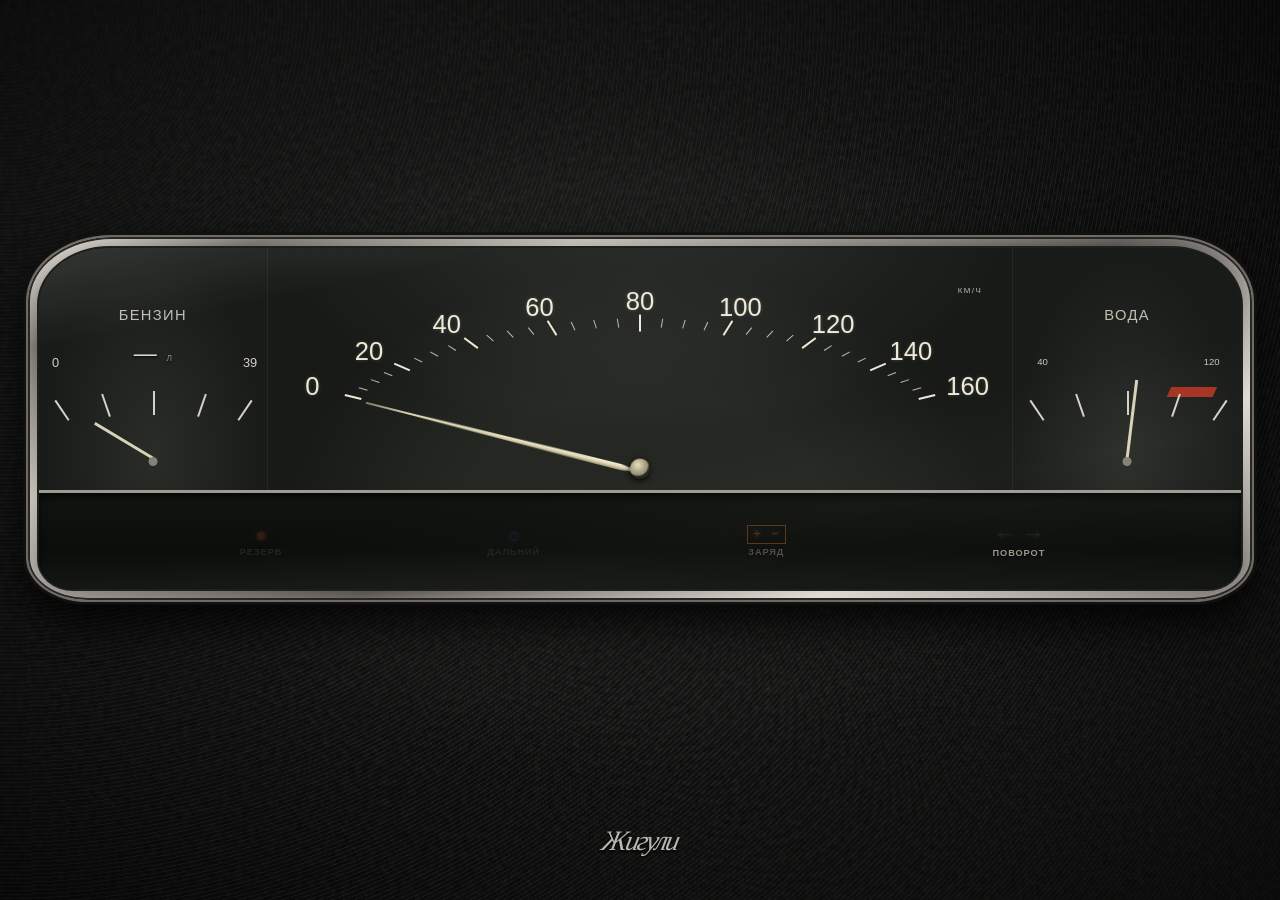
<file: index.html>
<!doctype html>
<html lang="ru" data-i18n-title="dashboard.title">
<head>
  <meta charset="utf-8">
  <meta name="viewport" content="width=device-width, initial-scale=1, viewport-fit=cover">
  <meta name="theme-color" content="#080907">
  <title>ВАЗ-2101 — ретро приборка</title>
  <link rel="stylesheet" href="style.css">
</head>
<body>
  <main class="dashboard" data-i18n-aria-label="dashboard.aria" aria-label="Ретро приборная панель ВАЗ-2101">
    <div class="grain" aria-hidden="true"></div>

    <section class="cluster">
      <div class="cluster__rim">
        <div class="cluster__glass">
          <div class="cluster__inner">
            <div class="gauge gauge--fuel" data-i18n-aria-label="dashboard.fuelAria" aria-label="Уровень топлива">
              <div class="side-title" data-i18n="dashboard.fuel">БЕНЗИН</div>
              <div class="fuel-readout"><span id="fuelLiters">—</span><small data-i18n="dashboard.literShort">л</small></div>
              <div class="side-scale">
                <span class="side-mark side-mark--left" id="fuelScaleEmpty">0</span>
                <span class="side-mark side-mark--right" id="fuelScaleFull">39</span>
                <span class="side-tick tick-a"></span>
                <span class="side-tick tick-b"></span>
                <span class="side-tick tick-c"></span>
                <span class="side-tick tick-d"></span>
                <span class="side-tick tick-e"></span>
                <span class="side-needle fuel-needle" id="fuelNeedle"></span>
                <span class="side-hub"></span>
              </div>
            </div>

            <div class="speedometer">
              <div id="speedScale" class="speed-scale" aria-hidden="true"></div>
              <div class="unit" data-i18n="dashboard.speedUnit">км/ч</div>
              <div class="needle-wrap" id="needle">
                <div class="needle"></div>
                <div class="needle-cap"></div>
              </div>
            </div>

            <div class="gauge gauge--temp" id="rightGauge">
              <div class="temperature-view" id="temperatureView" data-i18n-aria-label="dashboard.tempAria" aria-label="Температура охлаждающей жидкости">
                <div class="side-title" data-i18n="dashboard.water">ВОДА</div>
                <div class="side-scale temp-scale">
                  <span class="temp-cold">40</span>
                  <span class="temp-hot">120</span>
                  <span class="danger-zone"></span>
                  <span class="side-tick tick-a"></span>
                  <span class="side-tick tick-b"></span>
                  <span class="side-tick tick-c"></span>
                  <span class="side-tick tick-d"></span>
                  <span class="side-tick tick-e"></span>
                  <span class="side-needle temp-needle"></span>
                  <span class="side-hub"></span>
                </div>
              </div>
              <div class="mini-map" id="miniMap" data-i18n-aria-label="dashboard.miniMapAria" aria-label="Мини-карта навигации" hidden>
                <img class="mini-map__image" id="miniMapImage" alt="">
                <div class="mini-map__placeholder" id="miniMapPlaceholder">
                  <svg viewBox="0 0 120 90" aria-hidden="true">
                    <path class="mini-map__road-side" d="M-8 72 C25 61 30 37 62 39 S91 16 128 9"/>
                    <path class="mini-map__road" d="M-8 72 C25 61 30 37 62 39 S91 16 128 9"/>
                    <path class="mini-map__cross-road" d="M19 -8 C24 23 54 31 59 99"/>
                    <path class="mini-map__route" d="M60 97 C57 71 48 52 62 39 S91 16 128 9"/>
                    <path class="mini-map__car" d="M60 68 L54 80 L60 77 L66 80 Z"/>
                  </svg>
                  <span data-i18n="dashboard.mapWaiting">ОЖИДАНИЕ КАРТЫ</span>
                </div>
              </div>
            </div>
          </div>

          <div class="warning-strip" data-i18n-aria-label="dashboard.warningAria" aria-label="Контрольные лампы">
            <div class="warning warning--reserve" id="reserveWarning"><span class="reserve-icon">●</span><small data-i18n="dashboard.reserve">РЕЗЕРВ</small></div>
            <div class="warning warning--high-beam" id="highBeamWarning" aria-label="Дальний свет выключен">
              <span class="lamp-icon">☼</span><small data-i18n="dashboard.highBeam">ДАЛЬНИЙ</small>
            </div>
            <div class="warning"><span class="battery-icon">＋ −</span><small data-i18n="dashboard.charge">ЗАРЯД</small></div>
            <div class="warning warning--turn" id="turnWarning" aria-label="Поворотники выключены">
              <span class="turn-arrows" aria-hidden="true">
                <span class="turn-arrow turn-arrow--left">←</span>
                <span class="turn-arrow turn-arrow--right">→</span>
              </span>
              <small data-i18n="dashboard.turn">ПОВОРОТ</small>
            </div>
          </div>
        </div>
      </div>
    </section>

    <div class="badge" aria-label="Жигули">Жигули</div>
  </main>

  <script src="settings-store.js"></script>
  <script src="i18n.js"></script>
  <script src="app.js"></script>
</body>
</html>
</file>
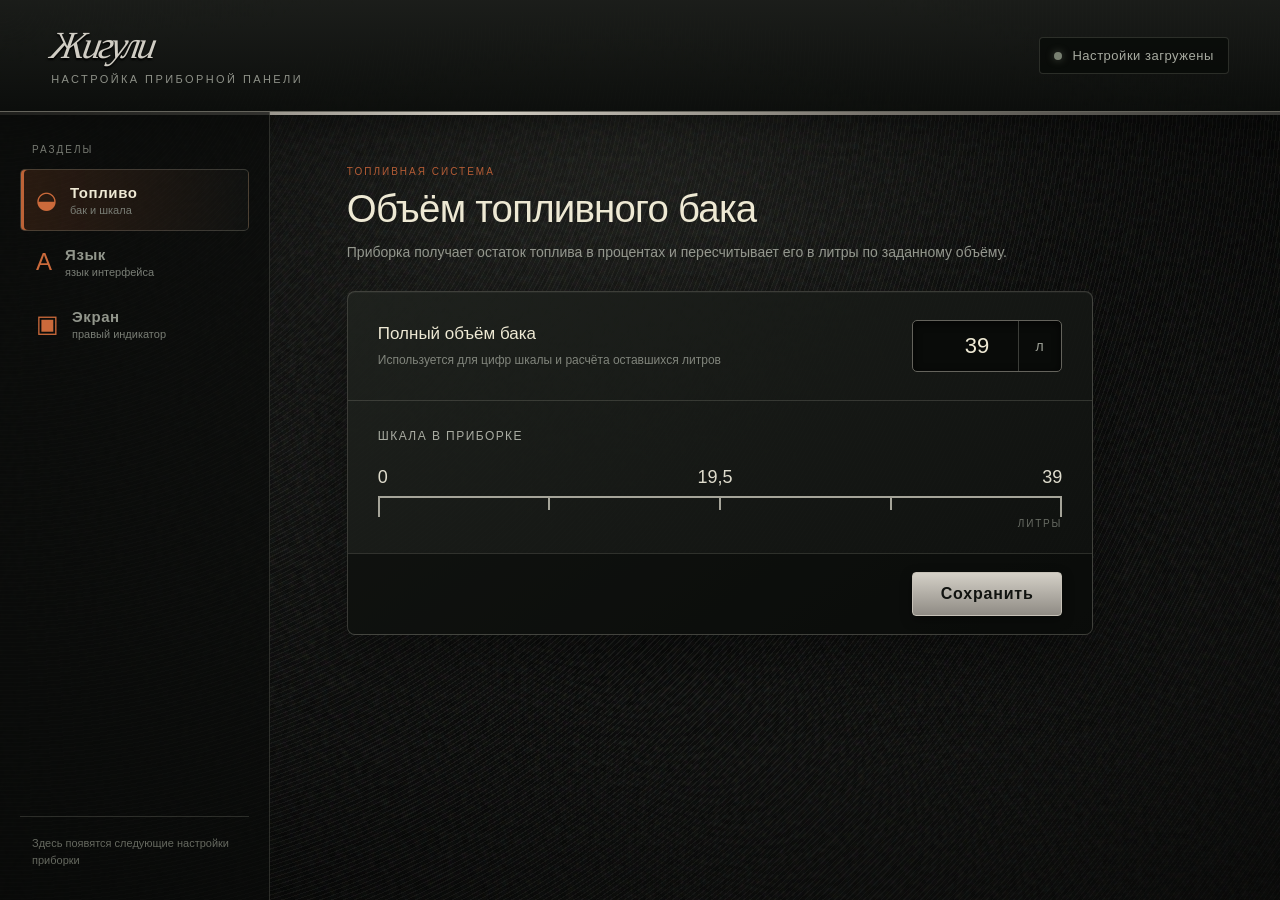
<file: settings.html>
<!doctype html>
<html lang="ru" data-i18n-title="settings.title">
<head>
  <meta charset="utf-8">
  <meta name="viewport" content="width=device-width, initial-scale=1, maximum-scale=1, user-scalable=no, viewport-fit=cover">
  <meta name="theme-color" content="#090a09">
  <title>Жигули — настройки приборки</title>
  <link rel="stylesheet" href="settings.css">
</head>
<body>
  <main class="settings-shell">
    <div class="settings-grain" aria-hidden="true"></div>

    <header class="settings-header">
      <div class="settings-brand">
        <div class="settings-brand__name">Жигули</div>
        <div class="settings-brand__subtitle" data-i18n="settings.subtitle">настройка приборной панели</div>
      </div>
      <div class="settings-status" id="saveStatus" role="status" aria-live="polite">
        <span class="settings-status__lamp"></span>
        <span data-i18n="settings.loaded">Настройки загружены</span>
      </div>
    </header>

    <div class="settings-workspace">
      <aside class="settings-nav" data-i18n-aria-label="settings.navAria" aria-label="Разделы настроек">
        <div class="settings-nav__caption" data-i18n="settings.sections">Разделы</div>
        <button class="settings-nav__item is-active" type="button" aria-current="page" data-settings-panel="fuelSettingsPanel">
          <span class="settings-nav__icon">◒</span>
          <span>
            <strong data-i18n="settings.fuelNav">Топливо</strong>
            <small data-i18n="settings.fuelNavHint">бак и шкала</small>
          </span>
        </button>
        <button class="settings-nav__item" type="button" data-settings-panel="languageSettingsPanel">
          <span class="settings-nav__icon">A</span>
          <span>
            <strong data-i18n="settings.languageNav">Язык</strong>
            <small data-i18n="settings.languageNavHint">язык интерфейса</small>
          </span>
        </button>
        <button class="settings-nav__item" type="button" data-settings-panel="displaySettingsPanel">
          <span class="settings-nav__icon">▣</span>
          <span>
            <strong data-i18n="settings.displayNav">Экран</strong>
            <small data-i18n="settings.displayNavHint">правый индикатор</small>
          </span>
        </button>
        <div class="settings-nav__future" data-i18n="settings.future">Здесь появятся следующие настройки приборки</div>
      </aside>

      <div class="settings-content">
        <section class="settings-panel is-active" id="fuelSettingsPanel" aria-labelledby="fuelSettingsTitle">
          <div class="settings-section-heading">
            <div>
              <div class="settings-eyebrow" data-i18n="settings.fuelEyebrow">Топливная система</div>
              <h1 id="fuelSettingsTitle" data-i18n="settings.fuelTitle">Объём топливного бака</h1>
              <p data-i18n="settings.fuelDescription">Приборка получает остаток топлива в процентах и пересчитывает его в литры по заданному объёму.</p>
            </div>
          </div>

          <form id="fuelSettingsForm" class="settings-card" novalidate>
            <label class="settings-field" for="tankCapacity">
              <span class="settings-field__text">
                <strong data-i18n="settings.capacityTitle">Полный объём бака</strong>
                <small data-i18n="settings.capacityHint">Используется для цифр шкалы и расчёта оставшихся литров</small>
              </span>
              <span class="settings-number">
                <input id="tankCapacity" name="tankCapacity" type="number" inputmode="decimal" min="10" max="200" step="1" required>
                <span class="settings-number__unit" data-i18n="settings.literShort">л</span>
              </span>
            </label>

            <div class="fuel-preview" data-i18n-aria-label="settings.previewAria" aria-label="Предварительный вид шкалы топлива">
              <div class="fuel-preview__title" data-i18n="settings.previewTitle">Шкала в приборке</div>
              <div class="fuel-preview__scale">
                <span id="previewEmpty">0</span>
                <span id="previewHalf">19,5</span>
                <span id="previewFull">39</span>
              </div>
              <div class="fuel-preview__line"><i></i><i></i><i></i><i></i><i></i></div>
              <div class="fuel-preview__hint" data-i18n="settings.liters">литры</div>
            </div>

            <div class="settings-card__footer">
              <span class="settings-validation" id="validationMessage"></span>
              <button class="settings-save" type="submit" data-i18n="settings.save">Сохранить</button>
            </div>
          </form>
        </section>

        <section class="settings-panel" id="languageSettingsPanel" aria-labelledby="languageSettingsTitle" hidden>
          <div class="settings-section-heading">
            <div>
              <div class="settings-eyebrow" data-i18n="settings.languageEyebrow">Интерфейс</div>
              <h1 id="languageSettingsTitle" data-i18n="settings.languageTitle">Язык приборной панели</h1>
              <p data-i18n="settings.languageDescription">Выбранный язык применяется к приборке и этой странице настроек сразу после выбора.</p>
            </div>
          </div>

          <div class="settings-card">
            <label class="settings-field" for="languageSelect">
              <span class="settings-field__text">
                <strong data-i18n="settings.languageField">Язык интерфейса</strong>
                <small data-i18n="settings.languageHint">Можно изменить в любое время без перезапуска приборки</small>
              </span>
              <select class="settings-select" id="languageSelect" name="language">
                <option value="ru">Русский</option>
                <option value="en">English</option>
              </select>
            </label>
          </div>
        </section>

        <section class="settings-panel" id="displaySettingsPanel" aria-labelledby="displaySettingsTitle" hidden>
          <div class="settings-section-heading">
            <div>
              <div class="settings-eyebrow" data-i18n="settings.displayEyebrow">Отображение</div>
              <h1 id="displaySettingsTitle" data-i18n="settings.displayTitle">Правый индикатор</h1>
              <p data-i18n="settings.displayDescription">Выберите, что показывать вместо стандартного индикатора температуры воды.</p>
            </div>
          </div>

          <div class="settings-card">
            <div class="settings-field">
              <span class="settings-field__text">
                <strong data-i18n="settings.rightGaugeField">Содержимое правого блока</strong>
                <small data-i18n="settings.rightGaugeHint">Мини-карта работает через навигационный источник Android</small>
              </span>
              <div class="settings-toggle" id="rightGaugeToggle" role="group" data-i18n-aria-label="settings.rightGaugeAria" aria-label="Режим правого индикатора">
                <button class="settings-toggle__option" type="button" data-right-gauge-mode="temperature" aria-pressed="false">
                  <span class="settings-toggle__icon">♨</span>
                  <span data-i18n="settings.rightGaugeTemperature">Температура воды</span>
                </button>
                <button class="settings-toggle__option" type="button" data-right-gauge-mode="miniMap" aria-pressed="false">
                  <span class="settings-toggle__icon">⌖</span>
                  <span data-i18n="settings.rightGaugeMiniMap">Мини-карта</span>
                </button>
              </div>
            </div>
          </div>
        </section>
      </div>
    </div>
  </main>

  <script src="settings-store.js"></script>
  <script src="i18n.js"></script>
  <script src="settings.js"></script>
</body>
</html>
</file>
<file: style.css>
:root {
  color-scheme: dark;
  --ivory: #eee9d4;
  --panel: #0b0d0b;
  --metal: #bbb4aa;
  --needle-angle: 14.125deg;
}

* { box-sizing: border-box; }

html, body {
  width: 100%;
  height: 100%;
  margin: 0;
  overflow: hidden;
  background: #090a09;
}

body {
  font-family: "Arial Narrow", "Roboto Condensed", Arial, sans-serif;
  user-select: none;
}

.dashboard {
  position: relative;
  display: grid;
  place-items: center;
  width: 100vw;
  height: 100vh;
  min-width: 320px;
  min-height: 220px;
  padding: 3vh 1.5vw 7vh;
  overflow: hidden;
  background:
    radial-gradient(ellipse at 50% 48%, rgba(53, 55, 48, .26) 0 18%, transparent 52%),
    repeating-radial-gradient(circle at 2px 2px, #1a1b19 0 1px, transparent 1.1px 4px),
    linear-gradient(145deg, #151614, #080908 62%, #10110f);
}

.dashboard::after {
  content: "";
  position: absolute;
  inset: 0;
  pointer-events: none;
  background: radial-gradient(ellipse, transparent 42%, rgba(0, 0, 0, .58) 100%);
}

.grain {
  position: absolute;
  inset: 0;
  opacity: .11;
  pointer-events: none;
  background-image: url("data:image/svg+xml,%3Csvg viewBox='0 0 160 160' xmlns='http://www.w3.org/2000/svg'%3E%3Cfilter id='n'%3E%3CfeTurbulence type='fractalNoise' baseFrequency='.85' numOctaves='3' stitchTiles='stitch'/%3E%3C/filter%3E%3Crect width='100%25' height='100%25' filter='url(%23n)' opacity='.8'/%3E%3C/svg%3E");
}

.cluster {
  position: relative;
  z-index: 1;
  /* Явные размеры сохраняют пропорцию 3.35:1 даже в старом Android WebView. */
  width: 97vw;
  height: 28.9552vw;
  filter: drop-shadow(0 2.2vh 2.2vh rgba(0, 0, 0, .82));
}

/* На очень широких экранах ограничиваем приборку по высоте, как раньше через min(). */
@media (min-aspect-ratio: 2.97/1) {
  .cluster {
    width: 288vh;
    height: 85.9701vh;
  }
}

.cluster__rim {
  width: 100%;
  height: 100%;
  padding: clamp(7px, .7vw, 13px);
  border: clamp(2px, .18vw, 4px) solid #6f6a64;
  border-radius: 7% 7% 5% 5% / 18% 18% 12% 12%;
  background: linear-gradient(155deg, #e2ded6 0%, #706a64 12%, #bcb6ae 28%, #514d49 55%, #ddd8d0 78%, #716c66 100%);
  box-shadow:
    inset 0 0 0 2px #272725,
    inset 0 0 1.2vw rgba(255, 255, 255, .35),
    0 0 0 .22vw #111;
}

.cluster__glass {
  position: relative;
  height: 100%;
  overflow: hidden;
  border: clamp(2px, .18vw, 4px) solid #1e201e;
  border-radius: 6% 6% 3% 3% / 17% 17% 9% 9%;
  background: #090b09;
  box-shadow: inset 0 0 3vw #000;
}

.cluster__glass::after {
  content: "";
  position: absolute;
  inset: 0;
  z-index: 5;
  pointer-events: none;
  background:
    linear-gradient(168deg, rgba(255, 255, 255, .12), transparent 17% 57%, rgba(255, 255, 255, .025) 72%, transparent),
    radial-gradient(ellipse at 50% -20%, rgba(255, 255, 255, .1), transparent 45%);
  mix-blend-mode: screen;
}

.cluster__inner {
  position: absolute;
  inset: 0 0 28%;
  display: grid;
  grid-template-columns: 19% 62% 19%;
  align-items: stretch;
  border-bottom: .5vh solid #9c9b8f;
  background:
    linear-gradient(90deg, rgba(255,255,255,.03), transparent 18% 82%, rgba(255,255,255,.03)),
    #171a17;
}

.speedometer {
  position: relative;
  overflow: hidden;
  border-inline: 1px solid rgba(255,255,255,.06);
  background: radial-gradient(ellipse at 50% 115%, #252822 0 35%, #171a17 67%);
}

.speed-scale { position: absolute; inset: 0; }

.tick {
  position: absolute;
  left: var(--tick-x);
  top: var(--tick-y);
  width: var(--tick-width, 1px);
  height: var(--tick-height, 3.6%);
  transform: translate(-50%, -50%) rotate(var(--tick-angle));
  background: rgba(238, 233, 212, .76);
}

.tick--major { --tick-width: 2px; --tick-height: 7%; background: var(--ivory); }

.tick-label {
  position: absolute;
  left: var(--label-x);
  top: var(--label-y);
  color: var(--ivory);
  font-size: clamp(13px, 2vw, 37px);
  font-weight: 400;
  line-height: 1;
  transform: translate(-50%, -50%);
  text-shadow: 0 0 .3vw rgba(255,255,255,.2);
}

.unit {
  position: absolute;
  top: 16%;
  right: 4%;
  color: #babbae;
  font: 300 clamp(6px, .62vw, 12px)/1 Arial, sans-serif;
  letter-spacing: .18em;
  text-transform: uppercase;
}

.needle-wrap {
  position: absolute;
  z-index: 3;
  left: 50%;
  bottom: 8%;
  width: 1px;
  height: 1px;
  transform: rotate(var(--needle-angle));
  transition: transform 80ms linear;
}

.needle {
  position: absolute;
  right: -1px;
  bottom: -2px;
  width: clamp(90px, 17vw, 245px);
  height: clamp(4px, .52vw, 10px);
  clip-path: polygon(0 42%, 92% 0, 100% 50%, 92% 100%, 0 58%);
  transform: translateY(50%);
  transform-origin: 100% 50%;
  background: linear-gradient(#fffce8, #d9d1ac 58%, #8f896f);
  box-shadow: 0 1px 4px #000, 0 0 6px rgba(255,248,206,.2);
}

.needle-cap {
  position: absolute;
  width: clamp(15px, 1.6vw, 28px);
  aspect-ratio: 1;
  border-radius: 50%;
  transform: translate(-50%, -50%);
  background: radial-gradient(circle at 35% 35%, #e8dfbd, #928b6f 56%, #272822 61%);
  box-shadow: 0 2px 6px #000;
}

.gauge {
  position: relative;
  display: grid;
  place-items: center;
  padding-top: 7%;
  background: radial-gradient(ellipse at 50% 85%, #292c27, #181b18 69%);
}

.gauge--temp { padding-top: 0; overflow: hidden; }
.temperature-view {
  position: absolute;
  inset: 0;
  display: grid;
  place-items: center;
  padding-top: 7%;
}
.temperature-view[hidden], .mini-map[hidden] { display: none; }

.mini-map {
  position: absolute;
  inset: 4%;
  overflow: hidden;
  border: 1px solid rgba(196, 199, 188, .24);
  border-radius: 5%;
  background: #101410;
  box-shadow: inset 0 0 1.2vw rgba(0, 0, 0, .8), 0 0 .7vw rgba(0, 0, 0, .55);
}

.mini-map__image {
  position: absolute;
  inset: 0;
  width: 100%;
  height: 100%;
  object-fit: cover;
  opacity: 0;
  transition: opacity 180ms ease;
}

.mini-map.has-frame .mini-map__image { opacity: .92; }
.mini-map.has-frame .mini-map__placeholder { opacity: 0; }

.mini-map__placeholder {
  position: absolute;
  inset: 0;
  display: grid;
  place-items: center;
  transition: opacity 180ms ease;
  background:
    linear-gradient(28deg, transparent 47%, rgba(107, 112, 101, .12) 48% 51%, transparent 52%),
    #111510;
}

.mini-map__placeholder svg { position: absolute; inset: 0; width: 100%; height: 100%; }
.mini-map__placeholder span {
  position: absolute;
  right: 5%;
  bottom: 5%;
  color: #979b90;
  font-size: clamp(5px, .42vw, 8px);
  letter-spacing: .08em;
}
.mini-map__road-side { fill: none; stroke: #242b25; stroke-width: 13; }
.mini-map__road { fill: none; stroke: #6f746b; stroke-width: 8; }
.mini-map__cross-road { fill: none; stroke: #474d47; stroke-width: 6; }
.mini-map__route { fill: none; stroke: #c66a35; stroke-width: 3; }
.mini-map__car { fill: #eee9d4; stroke: #191b18; stroke-width: 1; }

.side-title {
  position: absolute;
  top: 25%;
  color: #bfc0b3;
  font: 300 clamp(8px, 1.15vw, 21px)/1 Arial, sans-serif;
  letter-spacing: .09em;
}

.fuel-readout {
  position: absolute;
  top: 38.8%;
  display: flex;
  align-items: baseline;
  justify-content: center;
  gap: .42em;
  min-width: 42%;
  color: #d8d7c9;
  font-size: clamp(18px, 1.8vw, 31px);
  font-variant-numeric: tabular-nums;
  font-weight: 500;
  line-height: 1;
  text-shadow: 0 1px 3px #000;
}

.fuel-readout small {
  color: #8f9288;
  font: 400 clamp(8px, .65vw, 12px)/1 Arial, sans-serif;
  text-transform: uppercase;
}

.side-scale { position: relative; width: 74%; height: 53%; margin-top: 29%; }
.side-mark { position: absolute; top: 4%; color: #d2d2c5; font-size: clamp(7px, .75vw, 14px); transform: translateX(-50%); font-variant-numeric: tabular-nums; }
.side-mark--left { left: 0; }
.side-mark--mid { left: 50%; transform: translateX(-50%); }
.side-mark--right { left: 100%; }
.side-tick { position: absolute; top: 34%; width: 2px; height: 20%; background: #d2d2c5; transform-origin: 50% 230%; }
.tick-a { left: 10%; transform: rotate(-34deg); }
.tick-b { left: 30%; transform: rotate(-19deg); }
.tick-c { left: 50%; }
.tick-d { left: 70%; transform: rotate(19deg); }
.tick-e { left: 90%; transform: rotate(34deg); }
.side-hub { position: absolute; left: 50%; bottom: 3%; width: clamp(7px, .7vw, 13px); aspect-ratio: 1; transform: translateX(-50%); border-radius: 50%; background: #838277; }
.side-needle { position: absolute; left: 50%; bottom: 8%; width: 52%; height: clamp(2px, .22vw, 4px); transform-origin: 0 50%; background: #d7d2b8; }
.gauge--fuel .side-mark--left { left: -7.5%; }
.gauge--fuel .side-mark--right { left: 107.5%; }
.gauge--fuel .side-mark { font-size: clamp(9px, 1vw, 18px); }
.fuel-needle { width: 40%; transform: rotate(-149deg); transition: transform 280ms cubic-bezier(.2, .75, .25, 1); }
.temp-needle { width: 47%; transform: rotate(-83deg); }
.temp-cold, .temp-hot { position: absolute; top: 5%; color: #c6c7bb; font-size: clamp(7px, .75vw, 14px); }
.temp-cold { left: 0; transform: translateX(-50%); }
.temp-hot { left: 100%; transform: translateX(-50%); }
.danger-zone { position: absolute; top: 31%; right: -2%; width: 27%; height: 8%; transform: skewX(-25deg); background: #a53322; }

.warning-strip {
  position: absolute;
  inset: 72% 0 0;
  display: flex;
  align-items: center;
  justify-content: space-around;
  padding: 2% 8%;
  background: linear-gradient(#121411, #0b0d0b 58%, #151713);
  box-shadow: inset 0 .45vh .8vh #050605;
}

.warning {
  display: grid;
  place-items: center;
  min-width: 7%;
  color: #ba601e;
  font: 500 clamp(11px, 1.5vw, 27px)/1 Arial, sans-serif;
  opacity: .45;
  text-shadow: 0 0 .3em currentColor;
}
.warning small {
  margin-top: .48em;
  color: #999789;
  font-size: clamp(8px, .72vw, 14px);
  font-weight: 600;
  letter-spacing: .1em;
  text-shadow: 0 1px 1px #050605;
}
.warning--reserve { color: #ed642f; opacity: .16; transition: opacity 220ms ease, filter 220ms ease; }
.warning--reserve.is-active { opacity: 1; filter: brightness(1.08); }
.warning--reserve.is-active span { animation: warmGlow 2.1s ease-in-out infinite; }
.warning--high-beam { color: #3a83c9; opacity: .14; transition: opacity 90ms linear, filter 90ms linear; }
.warning--high-beam.is-active {
  opacity: 1;
  filter: brightness(1.2) saturate(1.25);
  text-shadow: 0 0 .28em #328eff, 0 0 .7em rgba(38, 126, 255, .85);
}
.warning--high-beam.is-active small { color: #70aefa; }
.warning--dim { opacity: .13; color: #889786; }
.warning--turn { color: #5dcf6a; opacity: 1; }
.turn-arrows { display: flex; align-items: center; gap: clamp(2px, .3vw, 6px); font-size: clamp(17px, 1.9vw, 36px); line-height: .85; }
.turn-arrow { opacity: .1; filter: saturate(.4); transition: opacity 70ms linear, filter 70ms linear, text-shadow 70ms linear; }
.warning--turn.is-left .turn-arrow--left,
.warning--turn.is-right .turn-arrow--right {
  opacity: 1;
  filter: brightness(1.15) saturate(1.2);
  text-shadow: 0 0 .28em #55df65, 0 0 .65em rgba(79, 222, 94, .8);
}
.battery-icon { padding: .22em .28em; border: 1px solid currentColor; font-size: .62em; letter-spacing: .22em; }

@keyframes warmGlow { 50% { filter: brightness(1.3); text-shadow: 0 0 .65em #e54822; } }

.badge {
  position: absolute;
  z-index: 1;
  bottom: 4.8vh;
  left: 50%;
  transform: translateX(-50%) skewX(-12deg);
  color: #b9b7ae;
  font-family: "Segoe Script", cursive;
  font-size: clamp(18px, 2.2vw, 40px);
  font-style: italic;
  letter-spacing: -.08em;
  text-shadow: 0 2px 2px #000;
}

@media (max-aspect-ratio: 1.7/1) {
  .dashboard { padding: 5vh 2vw 12vh; }
  .cluster { width: 96vw; height: 28.6567vw; }
}

@media (prefers-reduced-motion: reduce) {
  .warning--reserve.is-active span { animation: none; }
  .needle-wrap { transition: none; }
}
</file>
<file: settings.css>
:root {
  color-scheme: dark;
  --ivory: #eee9d4;
  --muted: #8e9188;
  --line: rgba(224, 222, 207, .16);
  --metal: #aaa59d;
  --warm: #c86531;
}

* { box-sizing: border-box; }

html, body {
  width: 100%;
  min-height: 100%;
  margin: 0;
  background: #090a09;
}

body {
  color: var(--ivory);
  font-family: "Arial Narrow", "Roboto Condensed", Arial, sans-serif;
}

button, input, select { font: inherit; }

.settings-shell {
  position: relative;
  min-height: 100vh;
  overflow: hidden;
  background:
    radial-gradient(ellipse at 50% 0%, rgba(64, 66, 57, .28), transparent 48%),
    repeating-radial-gradient(circle at 2px 2px, #1a1b19 0 1px, transparent 1.1px 4px),
    linear-gradient(145deg, #151614, #080908 62%, #10110f);
}

.settings-shell::after {
  content: "";
  position: fixed;
  inset: 0;
  pointer-events: none;
  background: radial-gradient(ellipse, transparent 35%, rgba(0, 0, 0, .56));
}

.settings-grain {
  position: fixed;
  inset: 0;
  opacity: .1;
  pointer-events: none;
  background-image: url("data:image/svg+xml,%3Csvg viewBox='0 0 160 160' xmlns='http://www.w3.org/2000/svg'%3E%3Cfilter id='n'%3E%3CfeTurbulence type='fractalNoise' baseFrequency='.85' numOctaves='3' stitchTiles='stitch'/%3E%3C/filter%3E%3Crect width='100%25' height='100%25' filter='url(%23n)' opacity='.8'/%3E%3C/svg%3E");
}

.settings-header {
  position: relative;
  z-index: 1;
  display: flex;
  align-items: center;
  justify-content: space-between;
  min-height: 112px;
  padding: 18px clamp(24px, 4vw, 72px);
  border-bottom: 1px solid #65645c;
  background: linear-gradient(180deg, rgba(28, 30, 27, .94), rgba(12, 14, 12, .9));
  box-shadow: 0 8px 30px rgba(0, 0, 0, .42);
}

.settings-header::after {
  content: "";
  position: absolute;
  right: 0;
  bottom: -4px;
  left: 0;
  height: 3px;
  background: linear-gradient(90deg, #56534d, #d1ccc2 38%, #77736c 68%, #393936);
}

.settings-brand__name {
  display: inline-block;
  transform: skewX(-10deg);
  color: #d0cdc4;
  font-family: "Segoe Script", cursive;
  font-size: clamp(27px, 3vw, 46px);
  font-style: italic;
  line-height: 1;
  letter-spacing: -.08em;
  text-shadow: 0 2px 2px #000;
}

.settings-brand__subtitle {
  margin-top: 8px;
  color: var(--muted);
  font-size: 11px;
  letter-spacing: .22em;
  text-transform: uppercase;
}

.settings-status {
  display: flex;
  align-items: center;
  gap: 10px;
  padding: 10px 14px;
  border: 1px solid var(--line);
  border-radius: 4px;
  background: rgba(8, 10, 8, .72);
  color: #a7aaa0;
  font-size: 13px;
  letter-spacing: .04em;
}

.settings-status__lamp {
  width: 8px;
  height: 8px;
  border-radius: 50%;
  background: #788071;
  box-shadow: 0 0 8px rgba(160, 175, 148, .4);
}

.settings-status.is-saved .settings-status__lamp {
  background: #d66a35;
  box-shadow: 0 0 12px rgba(214, 106, 53, .75);
}

.settings-workspace {
  position: relative;
  z-index: 1;
  display: grid;
  grid-template-columns: minmax(210px, 270px) minmax(0, 1fr);
  min-height: calc(100vh - 112px);
}

.settings-nav {
  display: flex;
  flex-direction: column;
  padding: 32px 20px;
  border-right: 1px solid var(--line);
  background: rgba(10, 12, 10, .72);
}

.settings-nav__caption, .settings-eyebrow {
  color: #777a72;
  font-size: 10px;
  letter-spacing: .2em;
  text-transform: uppercase;
}

.settings-nav__caption { margin: 0 12px 14px; }

.settings-nav__item {
  display: flex;
  align-items: center;
  gap: 13px;
  width: 100%;
  padding: 14px 15px;
  border: 1px solid transparent;
  border-radius: 5px;
  background: transparent;
  color: #92968c;
  text-align: left;
}

.settings-nav__item.is-active {
  border-color: rgba(213, 207, 190, .2);
  background: linear-gradient(90deg, rgba(197, 101, 49, .17), rgba(255,255,255,.025));
  color: var(--ivory);
  box-shadow: inset 3px 0 #bd6337;
}

.settings-nav__icon { color: #cb6a3b; font-size: 24px; }
.settings-nav__item strong, .settings-nav__item small { display: block; }
.settings-nav__item strong { font-size: 15px; letter-spacing: .04em; }
.settings-nav__item small { margin-top: 3px; color: #797d75; font-size: 11px; }

.settings-nav__future {
  margin-top: auto;
  padding: 18px 12px 0;
  border-top: 1px solid var(--line);
  color: #666960;
  font-size: 11px;
  line-height: 1.5;
}

.settings-content {
  width: min(900px, 100%);
  padding: clamp(34px, 6vh, 70px) clamp(28px, 6vw, 90px);
}

.settings-panel[hidden] { display: none; }

.settings-section-heading { margin-bottom: 28px; }
.settings-eyebrow { color: #b35c35; }

.settings-section-heading h1 {
  margin: 10px 0 10px;
  font-size: clamp(25px, 3vw, 42px);
  font-weight: 400;
  letter-spacing: -.02em;
}

.settings-section-heading p {
  max-width: 680px;
  margin: 0;
  color: #94978e;
  font-size: 14px;
  line-height: 1.6;
}

.settings-card {
  overflow: hidden;
  border: 1px solid rgba(190, 187, 174, .24);
  border-radius: 8px;
  background: linear-gradient(145deg, rgba(31, 34, 30, .96), rgba(14, 16, 14, .96));
  box-shadow: 0 24px 70px rgba(0,0,0,.38), inset 0 1px rgba(255,255,255,.04);
}

.settings-field {
  display: flex;
  align-items: center;
  justify-content: space-between;
  gap: 24px;
  padding: 28px 30px;
  border-bottom: 1px solid var(--line);
}

.settings-field__text strong, .settings-field__text small { display: block; }
.settings-field__text strong { font-size: 17px; font-weight: 500; }
.settings-field__text small { margin-top: 8px; color: #81857c; font-size: 12px; line-height: 1.45; }

.settings-number {
  display: flex;
  align-items: stretch;
  min-width: 150px;
  border: 1px solid #64635c;
  border-radius: 5px;
  background: #090b09;
  box-shadow: inset 0 2px 8px rgba(0,0,0,.7);
}

.settings-number:focus-within { border-color: #bd683e; box-shadow: 0 0 0 3px rgba(189,104,62,.12); }

.settings-number input {
  min-width: 0;
  width: 105px;
  padding: 12px 14px;
  border: 0;
  outline: 0;
  background: transparent;
  color: var(--ivory);
  font-size: 22px;
  text-align: right;
}

.settings-number__unit {
  display: grid;
  place-items: center;
  min-width: 42px;
  border-left: 1px solid #3c3e39;
  color: #9b9e94;
  font-size: 14px;
}

.settings-select {
  min-width: 210px;
  padding: 13px 44px 13px 16px;
  border: 1px solid #64635c;
  border-radius: 5px;
  outline: 0;
  background: #090b09;
  color: var(--ivory);
  font-size: 16px;
  cursor: pointer;
  box-shadow: inset 0 2px 8px rgba(0,0,0,.7);
}

.settings-select:focus { border-color: #bd683e; box-shadow: 0 0 0 3px rgba(189,104,62,.12); }

.settings-toggle {
  display: grid;
  grid-template-columns: 1fr 1fr;
  min-width: min(390px, 52%);
  padding: 3px;
  border: 1px solid #555850;
  border-radius: 6px;
  background: #090b09;
  box-shadow: inset 0 2px 8px rgba(0,0,0,.7);
}

.settings-toggle__option {
  display: flex;
  align-items: center;
  justify-content: center;
  gap: 9px;
  min-height: 48px;
  padding: 10px 14px;
  border: 1px solid transparent;
  border-radius: 4px;
  background: transparent;
  color: #7e8279;
  font-size: 13px;
  cursor: pointer;
  transition: color 140ms ease, background 140ms ease, border-color 140ms ease;
}

.settings-toggle__option.is-active {
  border-color: rgba(213, 207, 190, .24);
  background: linear-gradient(#d0ccc2, #8d8981);
  color: #111310;
  font-weight: 700;
  box-shadow: 0 3px 10px rgba(0,0,0,.35);
}

.settings-toggle__option:focus-visible { outline: 2px solid #c96c3f; outline-offset: 2px; }
.settings-toggle__icon { font-size: 19px; line-height: 1; }

.fuel-preview { padding: 28px 30px 24px; }
.fuel-preview__title { color: #a9aca2; font-size: 12px; letter-spacing: .12em; text-transform: uppercase; }

.fuel-preview__scale {
  display: flex;
  justify-content: space-between;
  margin-top: 24px;
  color: #dedbcc;
  font-size: 18px;
  font-variant-numeric: tabular-nums;
}

.fuel-preview__line {
  position: relative;
  display: flex;
  justify-content: space-between;
  height: 26px;
  margin-top: 8px;
  border-top: 2px solid #a5a499;
}

.fuel-preview__line i { width: 2px; height: 13px; background: #a5a499; transform: translateY(-1px); }
.fuel-preview__line i:first-child, .fuel-preview__line i:last-child { height: 20px; }
.fuel-preview__hint { margin-top: -4px; color: #686c64; font-size: 10px; letter-spacing: .18em; text-align: right; text-transform: uppercase; }

.settings-card__footer {
  display: flex;
  align-items: center;
  justify-content: flex-end;
  gap: 20px;
  padding: 18px 30px;
  border-top: 1px solid var(--line);
  background: rgba(7, 9, 7, .5);
}

.settings-validation { flex: 1; color: #c9704a; font-size: 12px; }

.settings-save {
  min-width: 150px;
  padding: 12px 24px;
  border: 1px solid #c6c1b7;
  border-radius: 4px;
  background: linear-gradient(#d4d0c7, #8f8b84);
  color: #111310;
  font-weight: 700;
  letter-spacing: .05em;
  cursor: pointer;
  box-shadow: 0 4px 12px rgba(0,0,0,.35);
}

.settings-save:active { transform: translateY(1px); }

@media (max-width: 700px) {
  .settings-header { min-height: 92px; }
  .settings-brand__subtitle, .settings-status span:last-child { display: none; }
  .settings-workspace { display: block; min-height: calc(100vh - 92px); }
  .settings-nav { padding: 14px 18px; border-right: 0; border-bottom: 1px solid var(--line); }
  .settings-nav__caption, .settings-nav__future { display: none; }
  .settings-nav__item { width: auto; }
  .settings-content { padding: 28px 18px 40px; }
  .settings-field { align-items: flex-start; flex-direction: column; padding: 22px; }
  .settings-number { width: 100%; }
  .settings-number input { flex: 1; }
  .settings-select { width: 100%; }
  .settings-toggle { width: 100%; min-width: 0; }
  .fuel-preview { padding: 24px 22px 18px; }
  .settings-card__footer { padding: 16px 22px; }
}
</file>
